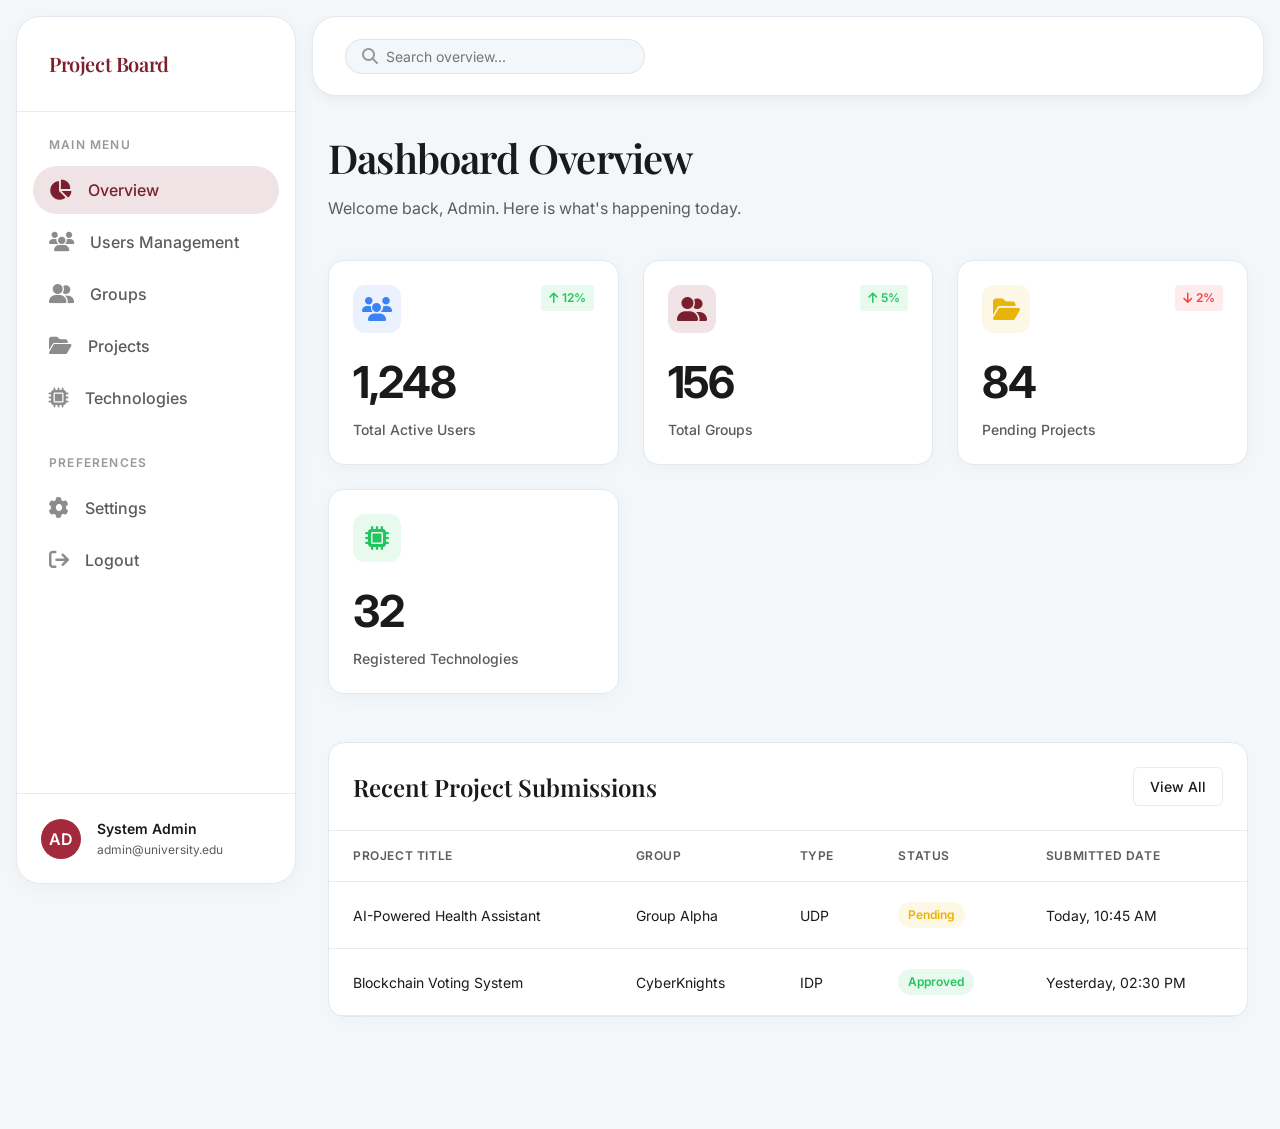
<file: Admin/index.html>
<!DOCTYPE html>
<html lang="en">
<head>
    <meta charset="UTF-8">
    <meta name="viewport" content="width=device-width, initial-scale=1.0">
    <title>Admin Dashboard — Overview</title>
    <link rel="stylesheet" href="https://cdnjs.cloudflare.com/ajax/libs/font-awesome/6.4.0/css/all.min.css">
    <link rel="stylesheet" href="admin.css">
</head>
<body>

    <!-- SIDEBAR -->
    <aside class="sidebar">
        <div class="sidebar-header">
            <h2>Project Board</h2>
        </div>
        
        <nav class="sidebar-nav">
            <div class="nav-section">
                <div class="nav-section-title">Main Menu</div>
                <a href="index.html" class="nav-link active">
                    <i class="fa-solid fa-chart-pie"></i> Overview
                </a>
                <a href="users.html" class="nav-link">
                    <i class="fa-solid fa-users"></i> Users Management
                </a>
                <a href="groups.html" class="nav-link">
                    <i class="fa-solid fa-user-group"></i> Groups
                </a>
                <a href="projects.html" class="nav-link">
                    <i class="fa-solid fa-folder-open"></i> Projects
                </a>
                <a href="technologies.html" class="nav-link">
                    <i class="fa-solid fa-microchip"></i> Technologies
                </a>
            </div>

            <div class="nav-section">
                <div class="nav-section-title">Preferences</div>
                <a href="#settings" class="nav-link">
                    <i class="fa-solid fa-gear"></i> Settings
                </a>
                <a href="../Logout.aspx" class="nav-link">
                    <i class="fa-solid fa-arrow-right-from-bracket"></i> Logout
                </a>
            </div>
        </nav>

        <div class="sidebar-footer">
            <div class="user-profile">
                <div class="avatar">AD</div>
                <div class="user-info">
                    <h4>System Admin</h4>
                    <p>admin@university.edu</p>
                </div>
            </div>
        </div>
    </aside>

    <!-- MAIN CONTENT -->
    <main class="main-content">
        <header class="topbar">
            <div class="search-bar">
                <i class="fa-solid fa-search"></i>
                <input type="text" placeholder="Search overview...">
            </div>
            
            <div class="topbar-actions">

            </div>
        </header>

        <div class="dashboard-container">
            <div class="view-section active">
                <div class="page-header">
                    <div class="page-title">
                        <h1>Dashboard Overview</h1>
                        <p>Welcome back, Admin. Here is what's happening today.</p>
                    </div>
                </div>

                <div class="stats-grid">
                    <div class="stat-card">
                        <div class="stat-header">
                            <div class="stat-icon users"><i class="fa-solid fa-users"></i></div>
                            <div class="stat-trend positive"><i class="fa-solid fa-arrow-up"></i> 12%</div>
                        </div>
                        <div class="stat-value">1,248</div>
                        <div class="stat-label">Total Active Users</div>
                    </div>

                    <div class="stat-card">
                        <div class="stat-header">
                            <div class="stat-icon groups"><i class="fa-solid fa-user-group"></i></div>
                            <div class="stat-trend positive"><i class="fa-solid fa-arrow-up"></i> 5%</div>
                        </div>
                        <div class="stat-value">156</div>
                        <div class="stat-label">Total Groups</div>
                    </div>

                    <div class="stat-card">
                        <div class="stat-header">
                            <div class="stat-icon projects"><i class="fa-solid fa-folder-open"></i></div>
                            <div class="stat-trend negative"><i class="fa-solid fa-arrow-down"></i> 2%</div>
                        </div>
                        <div class="stat-value">84</div>
                        <div class="stat-label">Pending Projects</div>
                    </div>

                    <div class="stat-card">
                        <div class="stat-header">
                            <div class="stat-icon tech"><i class="fa-solid fa-microchip"></i></div>
                        </div>
                        <div class="stat-value">32</div>
                        <div class="stat-label">Registered Technologies</div>
                    </div>
                </div>

                <div class="data-section">
                    <div class="section-header">
                        <h2>Recent Project Submissions</h2>
                        <div class="section-actions">
                            <a href="projects.html" class="btn-secondary" style="text-decoration:none; display:inline-block;">View All</a>
                        </div>
                    </div>
                    <table>
                        <thead>
                            <tr>
                                <th>Project Title</th>
                                <th>Group</th>
                                <th>Type</th>
                                <th>Status</th>
                                <th>Submitted Date</th>
                            </tr>
                        </thead>
                        <tbody>
                            <tr>
                                <td>AI-Powered Health Assistant</td>
                                <td>Group Alpha</td>
                                <td>UDP</td>
                                <td><span class="badge status-pending">Pending</span></td>
                                <td>Today, 10:45 AM</td>
                            </tr>
                            <tr>
                                <td>Blockchain Voting System</td>
                                <td>CyberKnights</td>
                                <td>IDP</td>
                                <td><span class="badge status-active">Approved</span></td>
                                <td>Yesterday, 02:30 PM</td>
                            </tr>
                        </tbody>
                    </table>
                </div>
            </div>
        </div>
    </main>
    <script src="admin.js"></script>
</body>
</html>
</file>
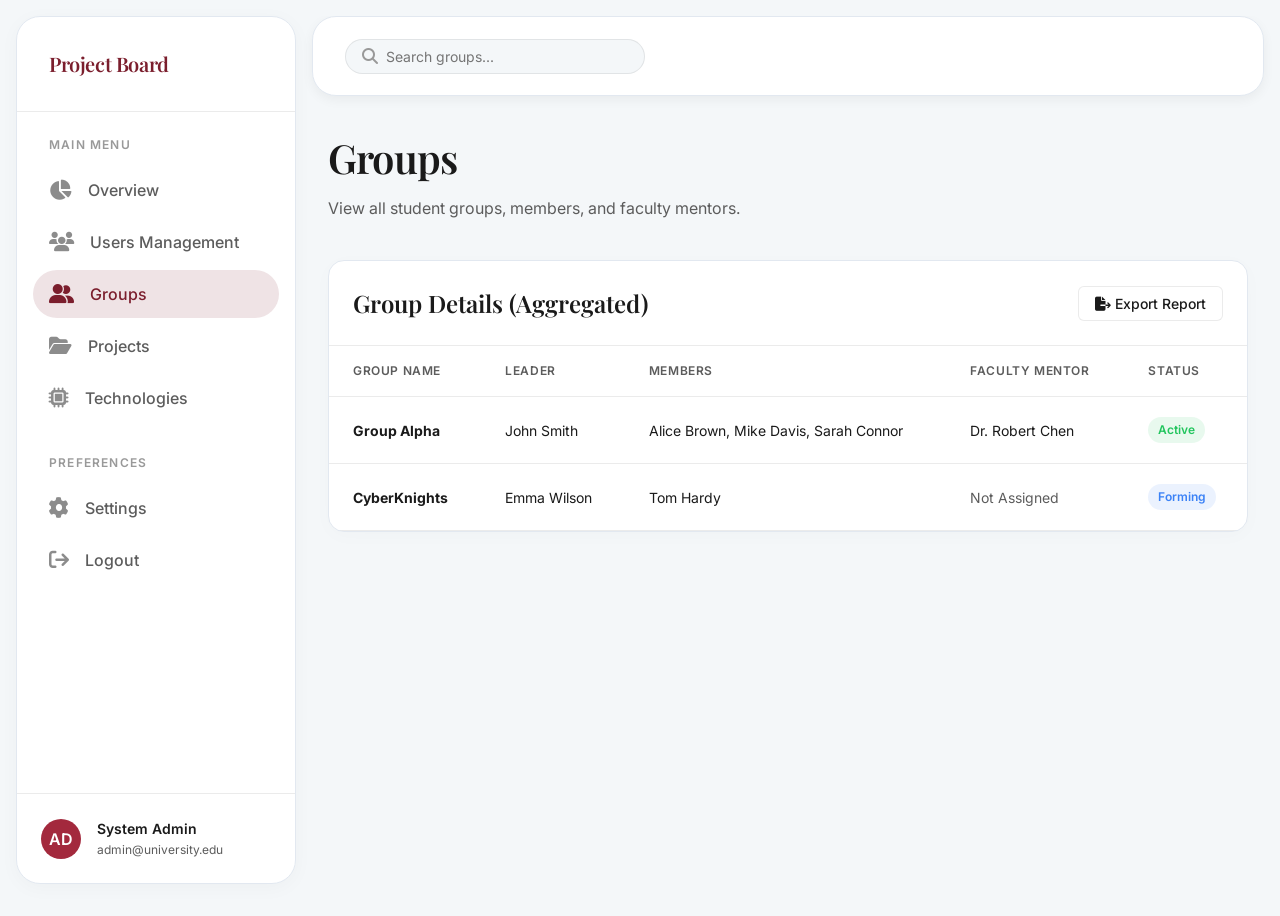
<file: Admin/groups.html>
<!DOCTYPE html>
<html lang="en">
<head>
    <meta charset="UTF-8">
    <meta name="viewport" content="width=device-width, initial-scale=1.0">
    <title>Admin Dashboard — Groups</title>
    <link rel="stylesheet" href="https://cdnjs.cloudflare.com/ajax/libs/font-awesome/6.4.0/css/all.min.css">
    <link rel="stylesheet" href="admin.css">
</head>
<body>

    <!-- SIDEBAR -->
    <aside class="sidebar">
        <div class="sidebar-header">
            <h2>Project Board</h2>
        </div>
        
        <nav class="sidebar-nav">
            <div class="nav-section">
                <div class="nav-section-title">Main Menu</div>
                <a href="index.html" class="nav-link">
                    <i class="fa-solid fa-chart-pie"></i> Overview
                </a>
                <a href="users.html" class="nav-link">
                    <i class="fa-solid fa-users"></i> Users Management
                </a>
                <a href="groups.html" class="nav-link active">
                    <i class="fa-solid fa-user-group"></i> Groups
                </a>
                <a href="projects.html" class="nav-link">
                    <i class="fa-solid fa-folder-open"></i> Projects
                </a>
                <a href="technologies.html" class="nav-link">
                    <i class="fa-solid fa-microchip"></i> Technologies
                </a>
            </div>

            <div class="nav-section">
                <div class="nav-section-title">Preferences</div>
                <a href="#settings" class="nav-link">
                    <i class="fa-solid fa-gear"></i> Settings
                </a>
                <a href="../Logout.aspx" class="nav-link">
                    <i class="fa-solid fa-arrow-right-from-bracket"></i> Logout
                </a>
            </div>
        </nav>

        <div class="sidebar-footer">
            <div class="user-profile">
                <div class="avatar">AD</div>
                <div class="user-info">
                    <h4>System Admin</h4>
                    <p>admin@university.edu</p>
                </div>
            </div>
        </div>
    </aside>

    <!-- MAIN CONTENT -->
    <main class="main-content">
        <header class="topbar">
            <div class="search-bar">
                <i class="fa-solid fa-search"></i>
                <input type="text" placeholder="Search groups...">
            </div>
            
            <div class="topbar-actions">

            </div>
        </header>

        <div class="dashboard-container">
            <div class="view-section active">
                <div class="page-header">
                    <div class="page-title">
                        <h1>Groups</h1>
                        <p>View all student groups, members, and faculty mentors.</p>
                    </div>
                </div>

                <div class="data-section">
                    <div class="section-header">
                        <h2>Group Details (Aggregated)</h2>
                        <button class="btn-secondary"><i class="fa-solid fa-file-export"></i> Export Report</button>
                    </div>
                    <table>
                        <thead>
                            <tr>
                                <th>Group Name</th>
                                <th>Leader</th>
                                <th>Members</th>
                                <th>Faculty Mentor</th>
                                <th>Status</th>
                            </tr>
                        </thead>
                        <tbody>
                            <tr>
                                <td><strong>Group Alpha</strong></td>
                                <td>John Smith</td>
                                <td>Alice Brown, Mike Davis, Sarah Connor</td>
                                <td>Dr. Robert Chen</td>
                                <td><span class="badge status-active">Active</span></td>
                            </tr>
                            <tr>
                                <td><strong>CyberKnights</strong></td>
                                <td>Emma Wilson</td>
                                <td>Tom Hardy</td>
                                <td><span style="color:var(--c-text-muted)">Not Assigned</span></td>
                                <td><span class="badge status-forming">Forming</span></td>
                            </tr>
                        </tbody>
                    </table>
                </div>
            </div>
        </div>
    </main>

    <script src="admin.js"></script>
</body>
</html>
</file>
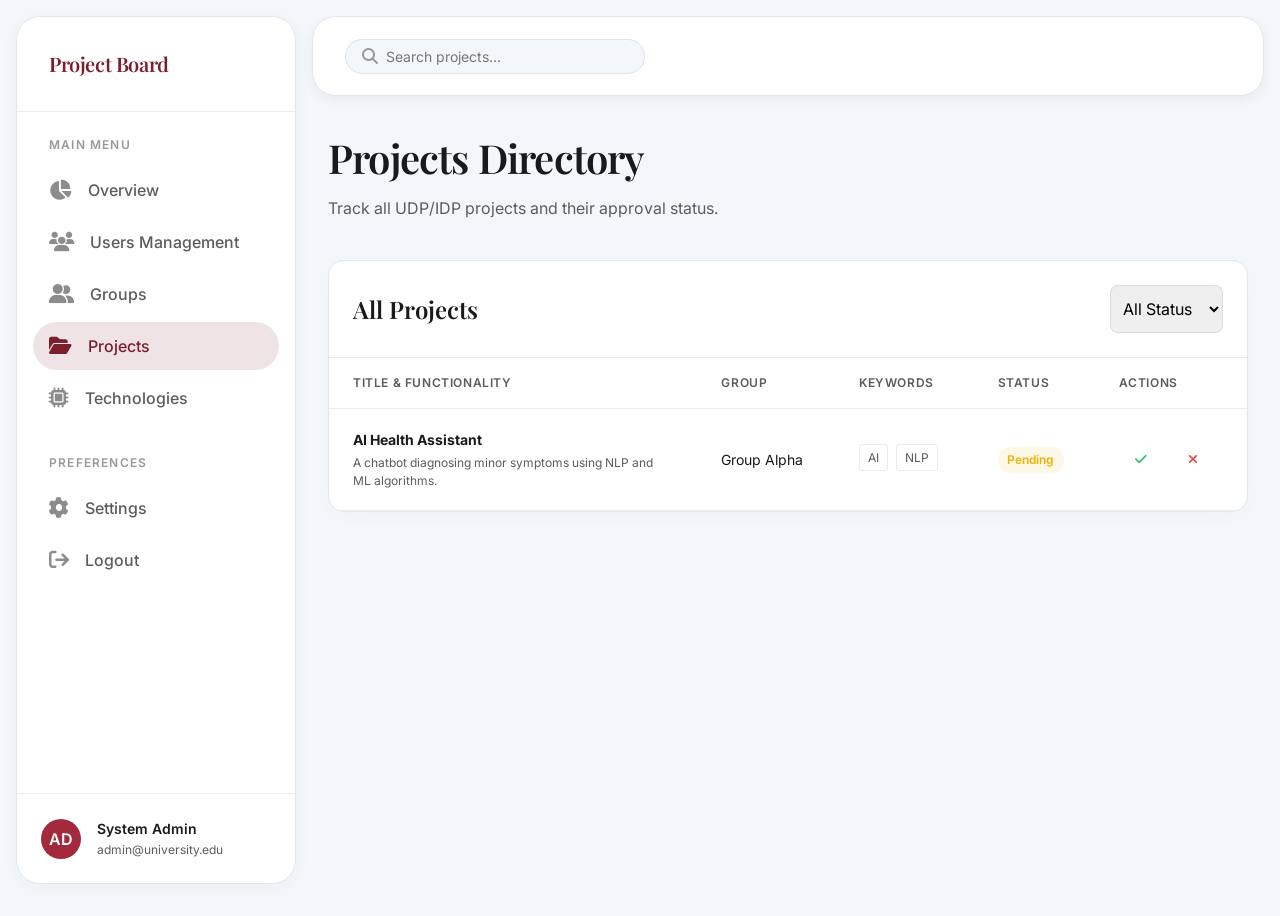
<file: Admin/projects.html>
<!DOCTYPE html>
<html lang="en">
<head>
    <meta charset="UTF-8">
    <meta name="viewport" content="width=device-width, initial-scale=1.0">
    <title>Admin Dashboard — Projects</title>
    <link rel="stylesheet" href="https://cdnjs.cloudflare.com/ajax/libs/font-awesome/6.4.0/css/all.min.css">
    <link rel="stylesheet" href="admin.css">
</head>
<body>

    <!-- SIDEBAR -->
    <aside class="sidebar">
        <div class="sidebar-header">
            <h2>Project Board</h2>
        </div>
        
        <nav class="sidebar-nav">
            <div class="nav-section">
                <div class="nav-section-title">Main Menu</div>
                <a href="index.html" class="nav-link">
                    <i class="fa-solid fa-chart-pie"></i> Overview
                </a>
                <a href="users.html" class="nav-link">
                    <i class="fa-solid fa-users"></i> Users Management
                </a>
                <a href="groups.html" class="nav-link">
                    <i class="fa-solid fa-user-group"></i> Groups
                </a>
                <a href="projects.html" class="nav-link active">
                    <i class="fa-solid fa-folder-open"></i> Projects
                </a>
                <a href="technologies.html" class="nav-link">
                    <i class="fa-solid fa-microchip"></i> Technologies
                </a>
            </div>

            <div class="nav-section">
                <div class="nav-section-title">Preferences</div>
                <a href="#settings" class="nav-link">
                    <i class="fa-solid fa-gear"></i> Settings
                </a>
                <a href="../Logout.aspx" class="nav-link">
                    <i class="fa-solid fa-arrow-right-from-bracket"></i> Logout
                </a>
            </div>
        </nav>

        <div class="sidebar-footer">
            <div class="user-profile">
                <div class="avatar">AD</div>
                <div class="user-info">
                    <h4>System Admin</h4>
                    <p>admin@university.edu</p>
                </div>
            </div>
        </div>
    </aside>

    <!-- MAIN CONTENT -->
    <main class="main-content">
        <header class="topbar">
            <div class="search-bar">
                <i class="fa-solid fa-search"></i>
                <input type="text" placeholder="Search projects...">
            </div>
            
            <div class="topbar-actions">

            </div>
        </header>

        <div class="dashboard-container">
            <div class="view-section active">
                <div class="page-header">
                    <div class="page-title">
                        <h1>Projects Directory</h1>
                        <p>Track all UDP/IDP projects and their approval status.</p>
                    </div>
                </div>

                <div class="data-section">
                    <div class="section-header">
                        <h2>All Projects</h2>
                        <div class="section-actions">
                            <select class="form-control" style="width:auto; padding: 0.5rem;">
                                <option>All Status</option>
                                <option>Pending</option>
                                <option>Approved</option>
                                <option>Rejected</option>
                            </select>
                        </div>
                    </div>
                    <table>
                        <thead>
                            <tr>
                                <th>Title & Functionality</th>
                                <th>Group</th>
                                <th>Keywords</th>
                                <th>Status</th>
                                <th>Actions</th>
                            </tr>
                        </thead>
                        <tbody>
                            <tr>
                                <td>
                                    <div style="max-width: 300px;">
                                        <strong>AI Health Assistant</strong>
                                        <p style="font-size:0.75rem; color:var(--c-text-muted); margin-top:0.25rem;">
                                            A chatbot diagnosing minor symptoms using NLP and ML algorithms.
                                        </p>
                                    </div>
                                </td>
                                <td>Group Alpha</td>
                                <td>
                                    <span class="tech-tag">AI</span>
                                    <span class="tech-tag">NLP</span>
                                </td>
                                <td><span class="badge status-pending">Pending</span></td>
                                <td>
                                    <div class="table-actions">
                                        <button class="icon-btn" title="Approve" style="color:var(--c-green)"><i class="fa-solid fa-check"></i></button>
                                        <button class="icon-btn" title="Reject" style="color:var(--c-red)"><i class="fa-solid fa-xmark"></i></button>
                                    </div>
                                </td>
                            </tr>
                        </tbody>
                    </table>
                </div>
            </div>
        </div>
    </main>

    <script src="admin.js"></script>
</body>
</html>
</file>
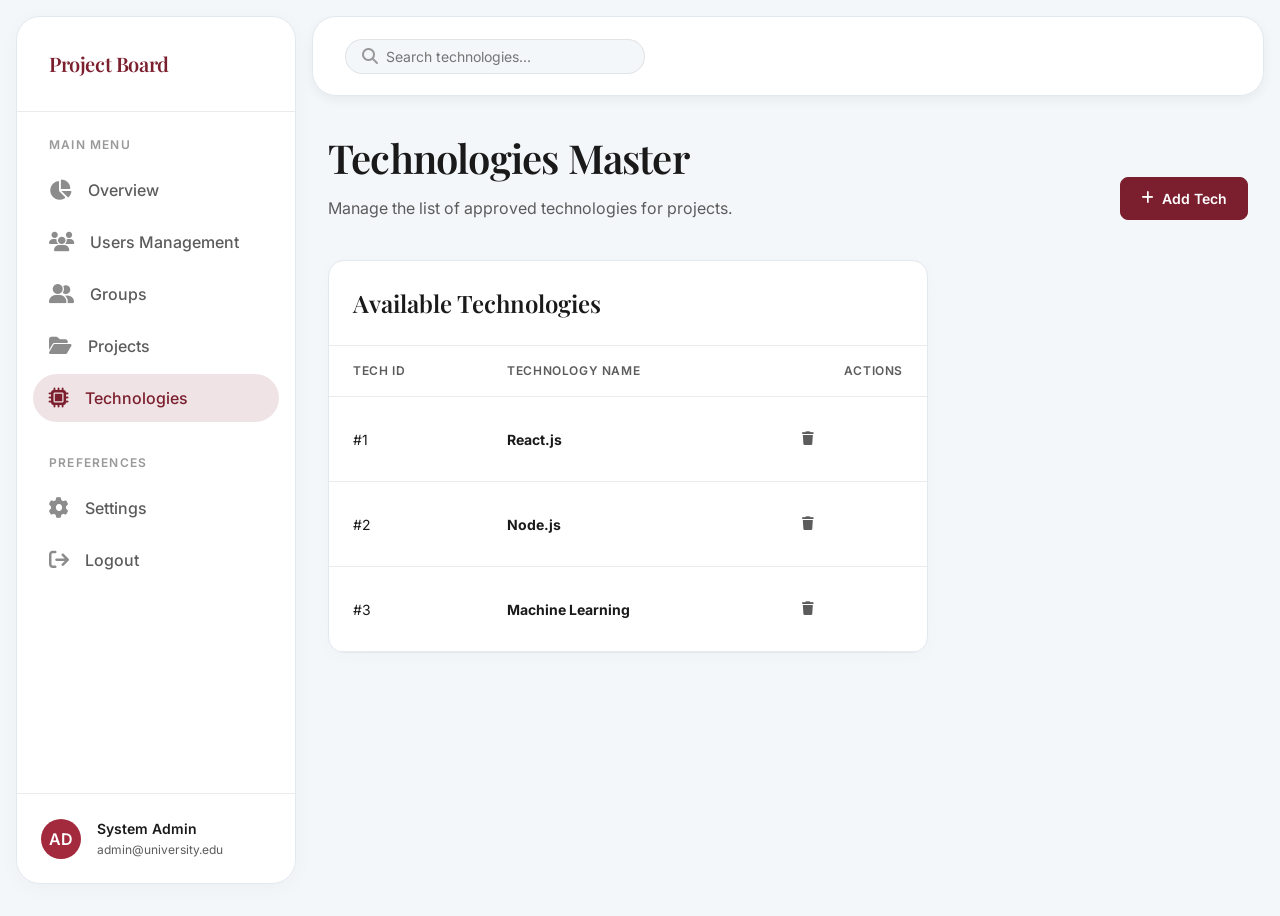
<file: Admin/technologies.html>
<!DOCTYPE html>
<html lang="en">
<head>
    <meta charset="UTF-8">
    <meta name="viewport" content="width=device-width, initial-scale=1.0">
    <title>Admin Dashboard — Technologies</title>
    <link rel="stylesheet" href="https://cdnjs.cloudflare.com/ajax/libs/font-awesome/6.4.0/css/all.min.css">
    <link rel="stylesheet" href="admin.css">
</head>
<body>

    <!-- SIDEBAR -->
    <aside class="sidebar">
        <div class="sidebar-header">
            <h2>Project Board</h2>
        </div>
        
        <nav class="sidebar-nav">
            <div class="nav-section">
                <div class="nav-section-title">Main Menu</div>
                <a href="index.html" class="nav-link">
                    <i class="fa-solid fa-chart-pie"></i> Overview
                </a>
                <a href="users.html" class="nav-link">
                    <i class="fa-solid fa-users"></i> Users Management
                </a>
                <a href="groups.html" class="nav-link">
                    <i class="fa-solid fa-user-group"></i> Groups
                </a>
                <a href="projects.html" class="nav-link">
                    <i class="fa-solid fa-folder-open"></i> Projects
                </a>
                <a href="technologies.html" class="nav-link active">
                    <i class="fa-solid fa-microchip"></i> Technologies
                </a>
            </div>

            <div class="nav-section">
                <div class="nav-section-title">Preferences</div>
                <a href="#settings" class="nav-link">
                    <i class="fa-solid fa-gear"></i> Settings
                </a>
                <a href="../Logout.aspx" class="nav-link">
                    <i class="fa-solid fa-arrow-right-from-bracket"></i> Logout
                </a>
            </div>
        </nav>

        <div class="sidebar-footer">
            <div class="user-profile">
                <div class="avatar">AD</div>
                <div class="user-info">
                    <h4>System Admin</h4>
                    <p>admin@university.edu</p>
                </div>
            </div>
        </div>
    </aside>

    <!-- MAIN CONTENT -->
    <main class="main-content">
        <header class="topbar">
            <div class="search-bar">
                <i class="fa-solid fa-search"></i>
                <input type="text" placeholder="Search technologies...">
            </div>
            
            <div class="topbar-actions">

            </div>
        </header>

        <div class="dashboard-container">
            <div class="view-section active">
                <div class="page-header">
                    <div class="page-title">
                        <h1>Technologies Master</h1>
                        <p>Manage the list of approved technologies for projects.</p>
                    </div>
                    <button class="btn-primary">
                        <i class="fa-solid fa-plus"></i> Add Tech
                    </button>
                </div>

                <div class="data-section" style="max-width: 600px;">
                    <div class="section-header">
                        <h2>Available Technologies</h2>
                    </div>
                    <table>
                        <thead>
                            <tr>
                                <th>Tech ID</th>
                                <th>Technology Name</th>
                                <th style="text-align: right;">Actions</th>
                            </tr>
                        </thead>
                        <tbody>
                            <tr>
                                <td>#1</td>
                                <td><strong>React.js</strong></td>
                                <td style="text-align: right;">
                                    <button class="icon-btn delete"><i class="fa-solid fa-trash"></i></button>
                                </td>
                            </tr>
                            <tr>
                                <td>#2</td>
                                <td><strong>Node.js</strong></td>
                                <td style="text-align: right;">
                                    <button class="icon-btn delete"><i class="fa-solid fa-trash"></i></button>
                                </td>
                            </tr>
                            <tr>
                                <td>#3</td>
                                <td><strong>Machine Learning</strong></td>
                                <td style="text-align: right;">
                                    <button class="icon-btn delete"><i class="fa-solid fa-trash"></i></button>
                                </td>
                            </tr>
                        </tbody>
                    </table>
                </div>
            </div>
        </div>
    </main>

    <script src="admin.js"></script>
</body>
</html>
</file>
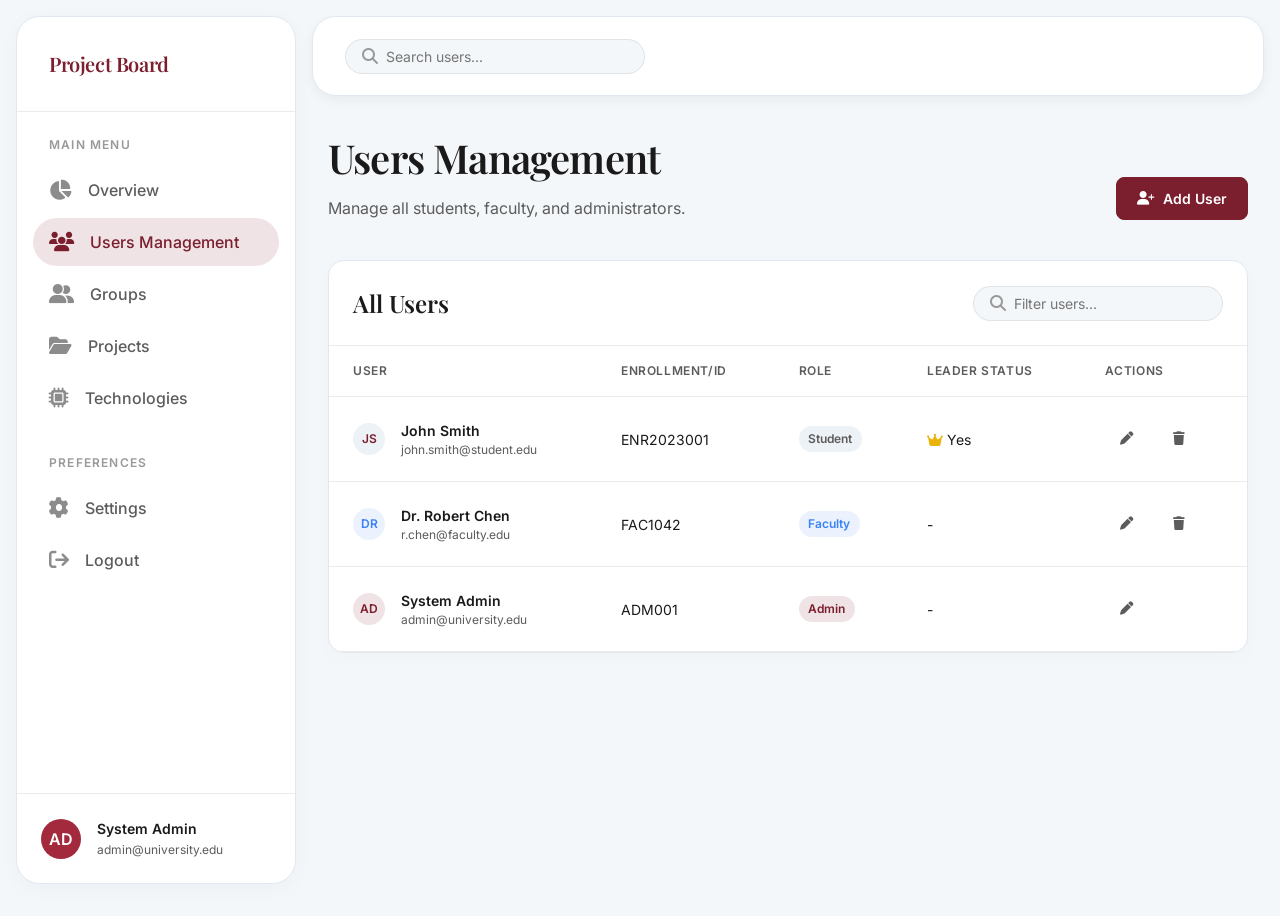
<file: Admin/users.html>
<!DOCTYPE html>
<html lang="en">
<head>
    <meta charset="UTF-8">
    <meta name="viewport" content="width=device-width, initial-scale=1.0">
    <title>Admin Dashboard — Users</title>
    <link rel="stylesheet" href="https://cdnjs.cloudflare.com/ajax/libs/font-awesome/6.4.0/css/all.min.css">
    <link rel="stylesheet" href="admin.css">
</head>
<body>

    <!-- SIDEBAR -->
    <aside class="sidebar">
        <div class="sidebar-header">
            <h2>Project Board</h2>
        </div>
        
        <nav class="sidebar-nav">
            <div class="nav-section">
                <div class="nav-section-title">Main Menu</div>
                <a href="index.html" class="nav-link">
                    <i class="fa-solid fa-chart-pie"></i> Overview
                </a>
                <a href="users.html" class="nav-link active">
                    <i class="fa-solid fa-users"></i> Users Management
                </a>
                <a href="groups.html" class="nav-link">
                    <i class="fa-solid fa-user-group"></i> Groups
                </a>
                <a href="projects.html" class="nav-link">
                    <i class="fa-solid fa-folder-open"></i> Projects
                </a>
                <a href="technologies.html" class="nav-link">
                    <i class="fa-solid fa-microchip"></i> Technologies
                </a>
            </div>

            <div class="nav-section">
                <div class="nav-section-title">Preferences</div>
                <a href="#settings" class="nav-link">
                    <i class="fa-solid fa-gear"></i> Settings
                </a>
                <a href="../Logout.aspx" class="nav-link">
                    <i class="fa-solid fa-arrow-right-from-bracket"></i> Logout
                </a>
            </div>
        </nav>

        <div class="sidebar-footer">
            <div class="user-profile">
                <div class="avatar">AD</div>
                <div class="user-info">
                    <h4>System Admin</h4>
                    <p>admin@university.edu</p>
                </div>
            </div>
        </div>
    </aside>

    <!-- MAIN CONTENT -->
    <main class="main-content">
        <header class="topbar">
            <div class="search-bar">
                <i class="fa-solid fa-search"></i>
                <input type="text" placeholder="Search users...">
            </div>
            
            <div class="topbar-actions">

            </div>
        </header>

        <div class="dashboard-container">
            <div class="view-section active">
                <div class="page-header">
                    <div class="page-title">
                        <h1>Users Management</h1>
                        <p>Manage all students, faculty, and administrators.</p>
                    </div>
                    <button class="btn-primary" onclick="openModal('userModal')">
                        <i class="fa-solid fa-user-plus"></i> Add User
                    </button>
                </div>

                <div class="data-section">
                    <div class="section-header">
                        <h2>All Users</h2>
                        <div class="search-bar" style="width: 250px;">
                            <i class="fa-solid fa-search"></i>
                            <input type="text" placeholder="Filter users...">
                        </div>
                    </div>
                    <table>
                        <thead>
                            <tr>
                                <th>User</th>
                                <th>Enrollment/ID</th>
                                <th>Role</th>
                                <th>Leader Status</th>
                                <th>Actions</th>
                            </tr>
                        </thead>
                        <tbody>
                            <tr>
                                <td>
                                    <div class="user-cell">
                                        <div class="user-cell-avatar">JS</div>
                                        <div class="user-cell-info">
                                            <h4>John Smith</h4>
                                            <p>john.smith@student.edu</p>
                                        </div>
                                    </div>
                                </td>
                                <td>ENR2023001</td>
                                <td><span class="badge student">Student</span></td>
                                <td><i class="fa-solid fa-crown" style="color: var(--c-yellow);" title="Group Leader"></i> Yes</td>
                                <td>
                                    <div class="table-actions">
                                        <button class="icon-btn"><i class="fa-solid fa-pen"></i></button>
                                        <button class="icon-btn delete"><i class="fa-solid fa-trash"></i></button>
                                    </div>
                                </td>
                            </tr>
                            <tr>
                                <td>
                                    <div class="user-cell">
                                        <div class="user-cell-avatar" style="background:var(--c-blue-bg);color:var(--c-blue)">DR</div>
                                        <div class="user-cell-info">
                                            <h4>Dr. Robert Chen</h4>
                                            <p>r.chen@faculty.edu</p>
                                        </div>
                                    </div>
                                </td>
                                <td>FAC1042</td>
                                <td><span class="badge faculty">Faculty</span></td>
                                <td>-</td>
                                <td>
                                    <div class="table-actions">
                                        <button class="icon-btn"><i class="fa-solid fa-pen"></i></button>
                                        <button class="icon-btn delete"><i class="fa-solid fa-trash"></i></button>
                                    </div>
                                </td>
                            </tr>
                            <tr>
                                <td>
                                    <div class="user-cell">
                                        <div class="user-cell-avatar" style="background:var(--c-accent-bg);color:var(--c-accent)">AD</div>
                                        <div class="user-cell-info">
                                            <h4>System Admin</h4>
                                            <p>admin@university.edu</p>
                                        </div>
                                    </div>
                                </td>
                                <td>ADM001</td>
                                <td><span class="badge admin">Admin</span></td>
                                <td>-</td>
                                <td>
                                    <div class="table-actions">
                                        <button class="icon-btn"><i class="fa-solid fa-pen"></i></button>
                                    </div>
                                </td>
                            </tr>
                        </tbody>
                    </table>
                </div>
            </div>
        </div>
    </main>

    <!-- Modals -->
    <div class="modal-overlay" id="userModal">
        <div class="modal-content">
            <h2 style="margin-bottom: 1.5rem; font-family: var(--f-display);">Add New User</h2>
            <form id="addUserForm">
                <div class="form-group">
                    <label>Full Name</label>
                    <input type="text" class="form-control" placeholder="Enter full name" required>
                </div>
                <div class="form-group">
                    <label>Email Address</label>
                    <input type="email" class="form-control" placeholder="user@university.edu" required>
                </div>
                <div style="display:flex; gap:1rem;">
                    <div class="form-group" style="flex:1;">
                        <label>Enrollment / Faculty ID</label>
                        <input type="text" class="form-control" placeholder="e.g. ENR2023...">
                    </div>
                    <div class="form-group" style="flex:1;">
                        <label>Role</label>
                        <select class="form-control">
                            <option value="Student">Student</option>
                            <option value="Faculty">Faculty</option>
                            <option value="Admin">Admin</option>
                        </select>
                    </div>
                </div>
                <div class="form-actions">
                    <button type="button" class="btn-secondary" onclick="closeModal('userModal')">Cancel</button>
                    <button type="submit" class="btn-primary">Save User</button>
                </div>
            </form>
        </div>
    </div>

    <script src="admin.js"></script>
</body>
</html>
</file>
<file: Admin/admin.css>
/* ==========================================================================
   PROJECT BOARD — ADMIN DASHBOARD STYLES
   Premium, editorial-inspired admin panel
   ========================================================================== */

@import url('https://fonts.googleapis.com/css2?family=Inter:wght@300;400;500;600;700&family=Playfair+Display:ital,wght@0,400;0,600;0,700;1,400&display=swap');

:root {
    /* Colors — Light, editorial palette */
    --c-bg: #ffffff;
    --c-bg-warm: #f4f7f9;
    --c-bg-elevated: #ffffff;
    --c-bg-card: #ffffff;
    --c-bg-card-hover: #faf9f7;
    --c-surface: #edf2f7;

    --c-border: rgba(0, 0, 0, 0.08);
    --c-border-hover: rgba(0, 0, 0, 0.16);
    --c-border-strong: rgba(0, 0, 0, 0.12);

    --c-text: #1a1a1a;
    --c-text-muted: #5c5c5c;
    --c-text-dim: #999999;

    --c-accent: #7B1E2D;
    --c-primary: #7B1E2D;
    --c-primary-hover: #5C0E1B;
    /* Red / Burgundy */
    --c-accent-light: #A3293D;
    --c-accent-deep: #5C0E1B;
    --c-accent-glow: rgba(123, 30, 45, 0.12);
    --c-accent-bg: rgba(123, 30, 45, 0.12);

    --c-red: #EF4444;
    --c-red-bg: rgba(239, 68, 68, 0.1);
    --c-green: #22C55E;
    --c-green-bg: rgba(34, 197, 94, 0.1);
    --c-yellow: #EAB308;
    --c-yellow-bg: rgba(234, 179, 8, 0.1);
    --c-blue: #3B82F6;
    --c-blue-bg: rgba(59, 130, 246, 0.1);

    /* Typography */
    --f-display: 'Playfair Display', Georgia, 'Times New Roman', serif;
    --f-body: 'Inter', -apple-system, BlinkMacSystemFont, sans-serif;

    /* Shadows */
    --shadow-sm: 0 1px 2px rgba(0, 0, 0, 0.04);
    --shadow-md: 0 4px 12px rgba(0, 0, 0, 0.05);
    --shadow-lg: 0 12px 24px rgba(0, 0, 0, 0.06);

    /* Transitions */
    --transition: all 0.3s cubic-bezier(0.25, 1, 0.5, 1);
}

* {
    margin: 0;
    padding: 0;
    box-sizing: border-box;
}

.preload * {
    transition: none !important;
}

body {
    font-family: var(--f-body);
    background-color: var(--c-bg-warm);
    color: var(--c-text);
    line-height: 1.5;
    min-height: 100vh;
    overflow-x: hidden;
}

/* Mask to prevent scrolling content from peeking above the floating topbar */
body::before {
    content: '';
    position: fixed;
    top: 0;
    left: 0;
    width: 100%;
    height: 1rem;
    background-color: #f4f7f9;
    z-index: 95; /* Above topbar(90) but below sidebar(100) and modals */
}

body.role-leader {
    /* Blue / Indigo */
    --c-accent: #2563EB;
    --c-primary: #1D4ED8;
    --c-primary-hover: #1E3A8A;
    --c-accent-light: #3B82F6;
    --c-accent-deep: #1E3A8A;
    --c-accent-glow: rgba(37, 99, 235, 0.12);
    --c-accent-bg: rgba(37, 99, 235, 0.08);
}

body.role-member {
    /* Emerald / Teal */
    --c-accent: #059669;
    --c-primary: #047857;
    --c-primary-hover: #064E3B;
    --c-accent-light: #10B981;
    --c-accent-deep: #064E3B;
    --c-accent-glow: rgba(5, 150, 105, 0.12);
    --c-accent-bg: rgba(5, 150, 105, 0.08);
}

form {
    display: block;
    width: 100%;
    min-height: 100vh;
}

/* --------------------------------------------------------------------------
   SIDEBAR
   -------------------------------------------------------------------------- */
.sidebar {
    width: 280px;
    background-color: #ffffff;
    border: 1px solid #e2e8f0;
    box-shadow: 0 4px 20px rgba(0, 0, 0, 0.03);
    display: flex;
    flex-direction: column;
    position: fixed;
    top: 1rem;
    bottom: 1rem;
    left: 1rem;
    border-radius: 24px;
    z-index: 100;
    padding-bottom: env(safe-area-inset-bottom);
    transition: width 0.3s cubic-bezier(0.25, 1, 0.5, 1), transform 0.3s cubic-bezier(0.25, 1, 0.5, 1), background-color 0.3s ease;
    overflow: hidden;
}

.sidebar-header {
    padding: 2rem;
    display: flex;
    align-items: center;
    gap: 0.75rem;
    border-bottom: 1px solid var(--c-border);
}

.sidebar-header .logo-icon {
    width: 32px;
    height: 32px;
    background: var(--c-accent);
    color: white;
    border-radius: 8px;
    display: flex;
    align-items: center;
    justify-content: center;
    font-family: var(--f-display);
    font-weight: 700;
    font-size: 1.25rem;
}

.sidebar-header h2 {
    font-family: var(--f-display);
    font-size: 1.25rem;
    font-weight: 600;
    color: var(--c-accent);
    letter-spacing: -0.02em;
}

.sidebar-nav {
    flex: 1;
    padding: 1.5rem 1rem;
    overflow-y: auto;
    -ms-overflow-style: none;
    scrollbar-width: none;
}

.sidebar-nav::-webkit-scrollbar {
    display: none;
}

.nav-section {
    margin-bottom: 2rem;
}

.nav-section-title {
    font-size: 0.75rem;
    text-transform: uppercase;
    letter-spacing: 0.1em;
    color: var(--c-text-dim);
    font-weight: 600;
    margin-bottom: 0.75rem;
    padding-left: 1rem;
}

.nav-link {
    display: flex;
    align-items: center;
    gap: 1rem;
    padding: 0.75rem 1rem;
    color: var(--c-text-muted);
    text-decoration: none;
    border-radius: 24px;
    font-weight: 500;
    transition: var(--transition);
    margin-bottom: 0.25rem;
    min-height: 44px;
}

.nav-link i {
    font-size: 1.25rem;
    opacity: 0.7;
    transition: var(--transition);
}

.nav-link:hover {
    background-color: rgba(255, 255, 255, 0.9);
    color: var(--c-accent);
}

.nav-link.active {
    background-color: var(--c-accent-bg);
    color: var(--c-accent);
}

.nav-link.active i {
    opacity: 1;
    color: var(--c-accent);
}

.sidebar-footer {
    padding: 1.5rem;
    border-top: 1px solid var(--c-border);
}

.user-profile {
    display: flex;
    align-items: center;
    gap: 1rem;
}

.avatar {
    width: 40px;
    height: 40px;
    border-radius: 50%;
    background-color: var(--c-accent-light);
    color: white;
    display: flex;
    align-items: center;
    justify-content: center;
    font-weight: 600;
    font-size: 1rem;
    flex-shrink: 0;
}

.user-info h4 {
    font-size: 0.875rem;
    font-weight: 600;
    margin-bottom: 0.125rem;
}

.user-info p {
    font-size: 0.75rem;
    color: var(--c-text-muted);
}

/* --------------------------------------------------------------------------
   MAIN CONTENT
   -------------------------------------------------------------------------- */
.main-content {
    flex: 1;
    margin-left: calc(280px + 2rem);
    width: calc(100% - 280px - 3rem);
    min-width: 0;
    display: flex;
    flex-direction: column;
    min-height: calc(100vh - 2rem);
    margin-top: 1rem;
    margin-bottom: 1rem;
    margin-right: 1rem;
    transition: margin-left 0.3s cubic-bezier(0.25, 1, 0.5, 1), width 0.3s cubic-bezier(0.25, 1, 0.5, 1);
}

.topbar {
    height: 80px;
    background-color: #ffffff;
    border: 1px solid #e2e8f0;
    border-radius: 24px;
    box-shadow: var(--shadow-md);
    margin-bottom: 2rem;
    display: flex;
    align-items: center;
    justify-content: space-between;
    padding: 0 2rem;
    position: sticky;
    top: 1rem;
    z-index: 90;
}

.search-bar {
    display: flex;
    align-items: center;
    background-color: var(--c-bg-warm);
    border: 1px solid var(--c-border);
    border-radius: 20px;
    padding: 0.5rem 1rem;
    width: 300px;
    transition: var(--transition);
}

.search-bar:focus-within {
    border-color: var(--c-accent);
    box-shadow: 0 0 0 3px var(--c-accent-glow);
}

.search-bar i {
    color: var(--c-text-dim);
    margin-right: 0.5rem;
}

.search-bar input {
    border: none;
    background: transparent;
    outline: none;
    width: 100%;
    font-family: var(--f-body);
    font-size: 0.875rem;
    color: var(--c-text);
}

.topbar-actions {
    display: flex;
    align-items: center;
    gap: 1.5rem;
}

.action-btn {
    background: none;
    border: none;
    font-size: 1.25rem;
    color: var(--c-text-muted);
    cursor: pointer;
    position: relative;
    transition: var(--transition);
    min-width: 44px;
    min-height: 44px;
    display: inline-flex;
    align-items: center;
    justify-content: center;
}

.action-btn:hover {
    color: var(--c-accent);
}



/* --------------------------------------------------------------------------
   DASHBOARD CONTENT
   -------------------------------------------------------------------------- */
.dashboard-container {
    padding: 0 1rem 3rem 1rem;
    width: 100%;
}

.page-header {
    margin-bottom: 2.5rem;
    display: flex;
    justify-content: space-between;
    align-items: flex-end;
}

.page-title h1 {
    font-family: var(--f-display);
    font-size: 2.5rem;
    font-weight: 600;
    color: var(--c-text);
    margin-bottom: 0.5rem;
    letter-spacing: -0.02em;
}

.page-title p {
    color: var(--c-text-muted);
    font-size: 1rem;
}

.btn-primary {
    background-color: var(--c-accent);
    color: white;
    border: none;
    padding: 0.75rem 1.5rem;
    border-radius: 8px;
    font-family: var(--f-body);
    font-weight: 500;
    font-size: 0.875rem;
    cursor: pointer;
    display: inline-flex;
    align-items: center;
    gap: 0.5rem;
    transition: var(--transition);
    text-decoration: none;
}

.btn-primary:hover {
    background-color: var(--c-accent-deep);
    transform: translateY(-1px);
    box-shadow: var(--shadow-md);
}

/* Stats Grid */
.stats-grid {
    display: grid;
    grid-template-columns: repeat(auto-fit, minmax(240px, 1fr));
    gap: 1.5rem;
    margin-bottom: 3rem;
}

.stat-card {
    background: #ffffff;
    border: 1px solid #e2e8f0;
    box-shadow: 0 4px 20px rgba(0, 0, 0, 0.03);
    border-radius: 16px;
    padding: 1.5rem;
    transition: all 0.4s cubic-bezier(0.175, 0.885, 0.32, 1.275);
    display: flex;
    flex-direction: column;
}

.stat-card:hover {
    box-shadow: 0 12px 32px rgba(0, 0, 0, 0.06);
    border-color: var(--c-border-hover);
}

.stat-header {
    display: flex;
    justify-content: space-between;
    align-items: flex-start;
    margin-bottom: 1rem;
}

.stat-icon {
    width: 48px;
    height: 48px;
    border-radius: 12px;
    display: flex;
    align-items: center;
    justify-content: center;
    font-size: 1.5rem;
}

.stat-icon.users {
    background: var(--c-blue-bg);
    color: var(--c-blue);
}

.stat-icon.groups {
    background: var(--c-accent-bg);
    color: var(--c-accent);
}

.stat-icon.projects {
    background: var(--c-yellow-bg);
    color: var(--c-yellow);
}

.stat-icon.tech {
    background: var(--c-green-bg);
    color: var(--c-green);
}

.stat-trend {
    font-size: 0.75rem;
    font-weight: 600;
    display: flex;
    align-items: center;
    gap: 0.25rem;
    padding: 0.25rem 0.5rem;
    border-radius: 4px;
}

.stat-trend.positive {
    background: var(--c-green-bg);
    color: var(--c-green);
}

.stat-trend.negative {
    background: var(--c-red-bg);
    color: var(--c-red);
}

.stat-value {
    font-size: 2.75rem;
    font-weight: 700;
    font-family: var(--f-body);
    letter-spacing: -0.03em;
    color: var(--c-text);
    margin-bottom: 0.25rem;
}

.stat-label {
    color: var(--c-text-muted);
    font-size: 0.875rem;
    font-weight: 500;
}

/* Data Sections */
.data-section {
    background: #ffffff;
    border: 1px solid #e2e8f0;
    box-shadow: 0 4px 20px rgba(0, 0, 0, 0.02);
    border-radius: 16px;
    overflow: hidden;
    margin-bottom: 3rem;
    max-width: 100%;
    min-width: 0;
}

.section-header {
    padding: 1.5rem;
    border-bottom: 1px solid var(--c-border);
    display: flex;
    justify-content: space-between;
    align-items: center;
}

.section-header h2 {
    font-family: var(--f-display);
    font-size: 1.5rem;
    font-weight: 600;
}

.section-actions {
    display: flex;
    gap: 1rem;
}

.btn-primary {
    background-color: var(--c-accent);
    color: #ffffff;
    border: 1px solid var(--c-accent);
    padding: 0.75rem 1.25rem;
    border-radius: 8px;
    font-family: var(--f-body);
    font-weight: 600;
    font-size: 0.875rem;
    cursor: pointer;
    transition: var(--transition);
    display: inline-flex;
    align-items: center;
    justify-content: center;
    line-height: 1.25;
    box-sizing: border-box;
}

.btn-primary:hover {
    background-color: var(--c-accent-light);
    border-color: var(--c-accent-light);
}

.btn-secondary {
    background-color: var(--c-bg-elevated);
    color: var(--c-text);
    border: 1px solid var(--c-border);
    padding: 0.5rem 1rem;
    border-radius: 6px;
    font-family: var(--f-body);
    font-weight: 500;
    font-size: 0.875rem;
    cursor: pointer;
    transition: var(--transition);
}

.btn-secondary:hover {
    background-color: var(--c-surface);
    border-color: var(--c-border-hover);
}

/* Tables */
table {
    width: 100%;
    border-collapse: collapse;
}

th {
    background-color: var(--c-bg-elevated);
    color: var(--c-text-muted);
    font-weight: 600;
    font-size: 0.75rem;
    text-transform: uppercase;
    letter-spacing: 0.05em;
    padding: 1rem 1.5rem;
    text-align: left;
    border-bottom: 1px solid var(--c-border);
}

td {
    padding: 1.25rem 1.5rem;
    border-bottom: 1px solid var(--c-border);
    color: var(--c-text);
    font-size: 0.875rem;
    vertical-align: middle;
    word-break: break-word;
    overflow-wrap: anywhere;
}

/* Text Preview / Truncation — shared across Admin, Faculty, and Student modules for any
   long free-text DB field (descriptions, feedback, report text, notification messages,
   appeal reasons, etc.) shown inside a list row or card. Clamps the text to a few lines
   so a large pasted block can't stretch the row or misalign sibling columns, and offers
   a "View more" toggle (see toggleTextPreview() in admin.js) to reveal the full text. */
.text-preview {
    max-width: 100%;
}

.text-preview-content {
    display: -webkit-box;
    -webkit-line-clamp: 3;
    -webkit-box-orient: vertical;
    overflow: hidden;
    max-height: 4.5em;
    line-height: 1.5em;
    white-space: pre-wrap;
    word-break: break-word;
    overflow-wrap: anywhere;
}

.text-preview.expanded .text-preview-content {
    -webkit-line-clamp: unset;
    max-height: none;
    overflow: visible;
}

.text-preview-toggle {
    display: inline-block;
    margin-top: 0.35rem;
    font-size: 0.8rem;
    font-weight: 600;
    color: var(--c-primary);
    background: none;
    border: none;
    padding: 0;
    cursor: pointer;
    text-decoration: underline;
}

.text-preview-toggle:hover {
    opacity: 0.8;
}

/* Safety net for the detail-card / detail-grid layout used across the Admin, Faculty,
   and Student "*_Details.aspx" and "TaskDetails.aspx" pages, so a long DB text value
   (e.g. project functionality, reviewer remarks) wraps within its card instead of
   overflowing or stretching a grid row out of alignment with its siblings. */
.detail-card p,
.detail-grid .detail-item span {
    word-break: break-word;
    overflow-wrap: anywhere;
}

tbody tr {
    transition: var(--transition);
}

tbody tr:hover {
    background-color: var(--c-bg-card-hover);
}

.user-cell {
    display: flex;
    align-items: center;
    gap: 1rem;
}

.user-cell-avatar {
    width: 32px;
    height: 32px;
    border-radius: 50%;
    background: var(--c-surface);
    display: flex;
    align-items: center;
    justify-content: center;
    font-weight: 600;
    font-size: 0.75rem;
    color: var(--c-accent);
}

.user-cell-info h4 {
    font-weight: 600;
    font-size: 0.875rem;
}

.user-cell-info p {
    font-size: 0.75rem;
    color: var(--c-text-muted);
}

/* Badges */
.badge {
    display: inline-flex;
    align-items: center;
    padding: 0.25rem 0.6rem;
    border-radius: 20px;
    font-size: 0.75rem;
    font-weight: 600;
}

.badge.admin {
    background: var(--c-accent-bg);
    color: var(--c-accent);
}

.badge.faculty {
    background: var(--c-blue-bg);
    color: var(--c-blue);
}

.badge.student {
    background: var(--c-surface);
    color: var(--c-text-muted);
}

.badge.status-active {
    background: var(--c-green-bg);
    color: var(--c-green);
}

.badge.status-pending {
    background: var(--c-yellow-bg);
    color: var(--c-yellow);
}

.badge.status-forming {
    background: var(--c-blue-bg);
    color: var(--c-blue);
}

/* Tech Tags */
.tech-tag {
    display: inline-block;
    background: var(--c-bg-elevated);
    border: 1px solid var(--c-border);
    padding: 0.2rem 0.5rem;
    border-radius: 4px;
    font-size: 0.75rem;
    color: var(--c-text-muted);
    margin-right: 0.25rem;
    margin-bottom: 0.25rem;
}

/* Action Buttons in Table */
.table-actions {
    display: flex;
    gap: 0.5rem;
}

.icon-btn {
    width: 44px;
    height: 44px;
    border-radius: 6px;
    border: none;
    background: transparent;
    color: var(--c-text-muted);
    display: flex;
    align-items: center;
    justify-content: center;
    cursor: pointer;
    transition: var(--transition);
}

.icon-btn:hover {
    background: var(--c-bg-elevated);
    color: var(--c-accent);
}

.icon-btn.delete:hover {
    background: var(--c-red-bg);
    color: var(--c-red);
}

/* View Sections Logic */
.view-section {
    display: block;
    animation: fadeIn 0.4s ease-out;
}

.view-section.active {
    display: block;
}

@keyframes fadeIn {
    from {
        opacity: 0;
        transform: translateY(10px);
    }

    to {
        opacity: 1;
        transform: translateY(0);
    }
}

/* Modal/Drawer Overlay (Prepared for JS) */
.modal-overlay {
    position: fixed;
    top: 0;
    left: 0;
    right: 0;
    bottom: 0;
    background: rgba(0, 0, 0, 0.4);
    backdrop-filter: blur(4px);
    z-index: 1000;
    display: none;
    align-items: center;
    justify-content: center;
}

.modal-content {
    background: var(--c-bg);
    border-radius: 16px;
    width: 100%;
    max-width: 500px;
    padding: 2rem;
    box-shadow: var(--shadow-lg);
    transform: translateY(20px);
    opacity: 0;
    transition: var(--transition);
}

.modal-overlay.active {
    display: flex;
}

.modal-overlay.active .modal-content,
.modal-overlay.active .modal-box {
    transform: translateY(0);
    opacity: 1;
}

/* Forms in Modal */
.form-group {
    margin-bottom: 1.5rem;
}

.form-group label {
    display: block;
    font-weight: 500;
    margin-bottom: 0.5rem;
    font-size: 0.875rem;
}

textarea.form-control {
    resize: vertical;
    max-width: 100%;
}

select.form-control,
select.form-select {
    height: 48px;
    max-width: 100%;
    cursor: pointer;
}

select.form-control option,
select.form-select option {
    max-width: 100%;
    overflow: hidden;
    text-overflow: ellipsis;
}

.form-control {
    width: 100%;
    padding: 0.75rem 1rem;
    border: 1px solid var(--c-border);
    border-radius: 8px;
    font-family: var(--f-body);
    font-size: 1rem;
    transition: var(--transition);
}

.form-control:focus {
    outline: none;
    border-color: var(--c-accent);
    box-shadow: 0 0 0 3px var(--c-accent-glow);
}

.form-actions {
    display: flex;
    justify-content: flex-end;
    gap: 1rem;
    margin-top: 2rem;
}

/* ==========================================================================
   MOBILE RESPONSIVENESS
   ========================================================================== */

.mobile-toggle {
    display: none;
    position: fixed;
    bottom: 2rem;
    right: 2rem;
    width: 56px;
    height: 56px;
    border-radius: 50%;
    background: var(--c-accent);
    color: white;
    border: none;
    box-shadow: var(--shadow-lg);
    font-size: 1.5rem;
    z-index: 1001;
    cursor: pointer;
    align-items: center;
    justify-content: center;
    transition: var(--transition);
}

.mobile-toggle:hover {
    background: var(--c-accent-deep);
    transform: scale(1.05);
}

.mobile-sidebar-overlay {
    position: fixed;
    top: 0;
    left: 0;
    right: 0;
    bottom: 0;
    background: rgba(0, 0, 0, 0.5);
    backdrop-filter: blur(2px);
    z-index: 99;
    opacity: 0;
    visibility: hidden;
    transition: var(--transition);
}

.mobile-sidebar-overlay.active {
    opacity: 1;
    visibility: visible;
}

.table-responsive {
    width: 100%;
    overflow-x: auto;
    -webkit-overflow-scrolling: touch;
}

@media (max-width: 1024px) {
    .sidebar {
        transform: translateX(-100%);
        transition: transform 0.3s ease;
        box-shadow: var(--shadow-lg);
    }

    .sidebar.active {
        transform: translateX(0);
    }

    .main-content {
        margin-left: 0;
        margin-right: 0;
        width: 100%;
    }

    .topbar {
        padding: 0 1.5rem;
    }

    .search-bar {
        width: 200px;
    }

    .dashboard-container {
        padding: 2rem 1.5rem;
    }

    .mobile-toggle {
        display: flex;
    }
}

@media (max-width: 768px) {
    .topbar {
        flex-direction: column;
        height: auto;
        padding: 1rem 1.5rem;
        gap: 1rem;
        align-items: flex-start;
    }

    .search-bar {
        width: 100%;
    }

    .topbar-actions {
        width: 100%;
        justify-content: flex-end;
    }

    .page-header {
        flex-direction: column;
        align-items: flex-start;
        gap: 1rem;
    }

    .page-title h1 {
        font-size: 2rem;
    }

    .stats-grid {
        grid-template-columns: 1fr;
    }

    .section-header {
        flex-direction: column;
        align-items: flex-start;
        gap: 1rem;
    }

    .section-header .search-bar {
        width: 100% !important;
    }

    .form-row {
        grid-template-columns: 1fr !important;
    }

    .modal-content {
        padding: 1.5rem;
        margin: 1rem;
        width: calc(100% - 2rem);
        max-width: calc(100vw - 2rem);
    }

    .table-actions {
        flex-direction: column;
    }
}

#form1 {
    display: flex;
    width: 100%;
    min-height: 100vh;
}

/* --------------------------------------------------------------------------
   PROFILE DROPDOWN & NOTIFICATIONS
   -------------------------------------------------------------------------- */
.topbar-actions {
    position: relative;
    display: flex;
    align-items: center;
    gap: 1.5rem;
}

/* Notification Bell */
.notification-btn {
    position: relative;
    background: none;
    border: none;
    font-size: 1.25rem;
    color: var(--c-text-muted);
    cursor: pointer;
    transition: var(--transition);
    display: inline-flex;
    align-items: center;
    justify-content: center;
    text-decoration: none;
}
.notification-btn:hover {
    color: var(--c-accent);
}
.notification-badge {
    position: absolute;
    top: -5px;
    right: -5px;
    background: var(--c-accent);
    color: white;
    font-size: 0.65rem;
    font-weight: 700;
    min-width: 18px;
    height: 18px;
    border-radius: 50%;
    display: flex;
    align-items: center;
    justify-content: center;
    padding: 0 4px;
    border: 2px solid var(--c-bg);
}

/* Profile Dropdown */
.profile-menu-container {
    position: relative;
}

.profile-trigger {
    display: flex;
    align-items: center;
    gap: 0.75rem;
    cursor: pointer;
    padding: 0.25rem 0.5rem;
    border-radius: 8px;
    transition: var(--transition);
}

.profile-trigger:hover {
    background: var(--c-bg-elevated);
}

.profile-trigger .avatar {
    width: 36px;
    height: 36px;
    font-size: 0.9rem;
}

.profile-greeting {
    font-size: 0.9rem;
    font-weight: 500;
    color: var(--c-text);
}
.profile-greeting span {
    color: var(--c-text-muted);
    font-weight: 400;
}
.profile-arrow {
    color: var(--c-text-muted);
    font-size: 0.8rem;
    transition: transform 0.3s ease;
}
.profile-trigger.active .profile-arrow {
    transform: rotate(180deg);
}

.profile-dropdown {
    position: absolute;
    top: 100%;
    right: 0;
    margin-top: 0.5rem;
    width: 220px;
    background: #2d3748; /* Dark UI like screenshot */
    border-radius: 8px;
    box-shadow: var(--shadow-lg);
    opacity: 0;
    visibility: hidden;
    transform: translateY(-10px);
    transition: var(--transition);
    z-index: 100;
    overflow: hidden;
}
.profile-menu-container:hover .profile-dropdown,
.profile-dropdown.show {
    opacity: 1;
    visibility: visible;
    transform: translateY(0);
}

.profile-dropdown a {
    display: flex;
    align-items: center;
    gap: 0.75rem;
    padding: 0.75rem 1rem;
    color: #e2e8f0;
    text-decoration: none;
    font-size: 0.9rem;
    transition: background 0.2s ease;
}
.profile-dropdown a i {
    color: #63b3ed; /* Light blue icons like screenshot */
    width: 16px;
    text-align: center;
}
.profile-dropdown a:hover {
    background: #4a5568;
}

/* --------------------------------------------------------------------------
   COLLAPSED SIDEBAR LOGIC
   -------------------------------------------------------------------------- */
body.sidebar-collapsed .sidebar {
    width: 72px;
}

body.sidebar-collapsed .main-content {
    margin-left: calc(72px + 2rem);
    width: calc(100% - 72px - 3rem);
}

body.sidebar-collapsed .sidebar-header h2,
body.sidebar-collapsed .sidebar-header .sidebar-title,
body.sidebar-collapsed .sidebar-header .logo-icon,
body.sidebar-collapsed .nav-section-title,
body.sidebar-collapsed .nav-link span,
body.sidebar-collapsed .user-info {
    display: none;
    opacity: 0;
    pointer-events: none;
}

body.sidebar-collapsed .sidebar-header {
    justify-content: center;
    padding: 2rem 1rem;
}

body.sidebar-collapsed .sidebar-nav {
    padding: 1.5rem 0;
}

body.sidebar-collapsed .nav-link {
    justify-content: center;
    padding: 0;
    width: 44px;
    height: 44px;
    margin: 0 auto 0.5rem auto;
    border-radius: 12px;
}

body.sidebar-collapsed .nav-link i {
    margin: 0;
    font-size: 1.2rem;
}

body.sidebar-collapsed .sidebar-footer {
    display: flex;
    justify-content: center;
    padding: 1.5rem 0;
}

body.sidebar-collapsed .user-profile {
    gap: 0;
}

/* Sidebar Toggle Button */
.sidebar-toggle-btn {
    background: transparent;
    border: none;
    color: var(--c-text-muted);
    font-size: 1.25rem;
    cursor: pointer;
    display: flex;
    align-items: center;
    justify-content: center;
    width: 32px;
    height: 32px;
    border-radius: 8px;
    transition: var(--transition);
}
.sidebar-toggle-btn:hover {
    background: var(--c-bg-elevated);
    color: var(--c-text);
}

/* Adjustments for topbar */
.topbar-left {
    display: flex;
    align-items: center;
    gap: 1rem;
}

/* ==========================================================================
   ADMIN DELETED RECORDS - Specific Styles
   ========================================================================== */

/* Entity Type Badges */
.badge-user { background: var(--c-red-bg); color: var(--c-red); }
.badge-group { background: var(--c-blue-bg); color: var(--c-blue); }
.badge-project { background: var(--c-yellow-bg); color: var(--c-yellow); }
.badge-task { background: var(--c-green-bg); color: var(--c-green); }
.badge-tech { background: var(--c-accent-bg); color: var(--c-accent); }
.badge-other { background: var(--c-surface); color: var(--c-text-muted); }

/* Modal Box (used by Admin_DeletedRecords) */
.modal-box {
    background: var(--c-bg);
    border-radius: 16px;
    width: 100%;
    max-width: 600px;
    max-height: 80vh;
    overflow-y: auto;
    box-shadow: var(--shadow-lg);
    transform: translateY(20px);
    opacity: 0;
    transition: var(--transition);
}

.modal-overlay.active .modal-box {
    transform: translateY(0);
    opacity: 1;
}

.modal-header {
    display: flex;
    align-items: center;
    justify-content: space-between;
}

.modal-header h2 {
    margin: 0;
    font-size: 1.25rem;
    font-weight: 600;
}

/* Detail Row Styles */
.detail-row {
    display: flex;
    gap: 1rem;
    padding: 0.75rem 0;
    border-bottom: 1px solid var(--c-border);
}

.detail-label {
    font-weight: 600;
    font-size: 0.875rem;
    color: var(--c-text-muted);
    min-width: 120px;
}

.detail-val {
    flex: 1;
    color: var(--c-text);
    font-size: 0.9rem;
    word-break: break-word;
}

/* Responsive Table */
.data-table {
    width: 100%;
    border-collapse: collapse;
    font-size: 0.9rem;
}

.data-table th,
.data-table td {
    padding: 1rem;
    text-align: left;
    border-bottom: 1px solid var(--c-border);
}

.data-table th {
    font-weight: 600;
    color: var(--c-text-muted);
    background: var(--c-bg-warm);
    font-size: 0.75rem;
    text-transform: uppercase;
    letter-spacing: 0.05em;
}

.data-table tbody tr:hover {
    background: var(--c-bg-warm);
}

/* Badge in table */
.data-table .badge {
    display: inline-flex;
    align-items: center;
    gap: 0.35rem;
    padding: 0.35rem 0.7rem;
    border-radius: 20px;
    font-size: 0.75rem;
    font-weight: 600;
}
</file>
